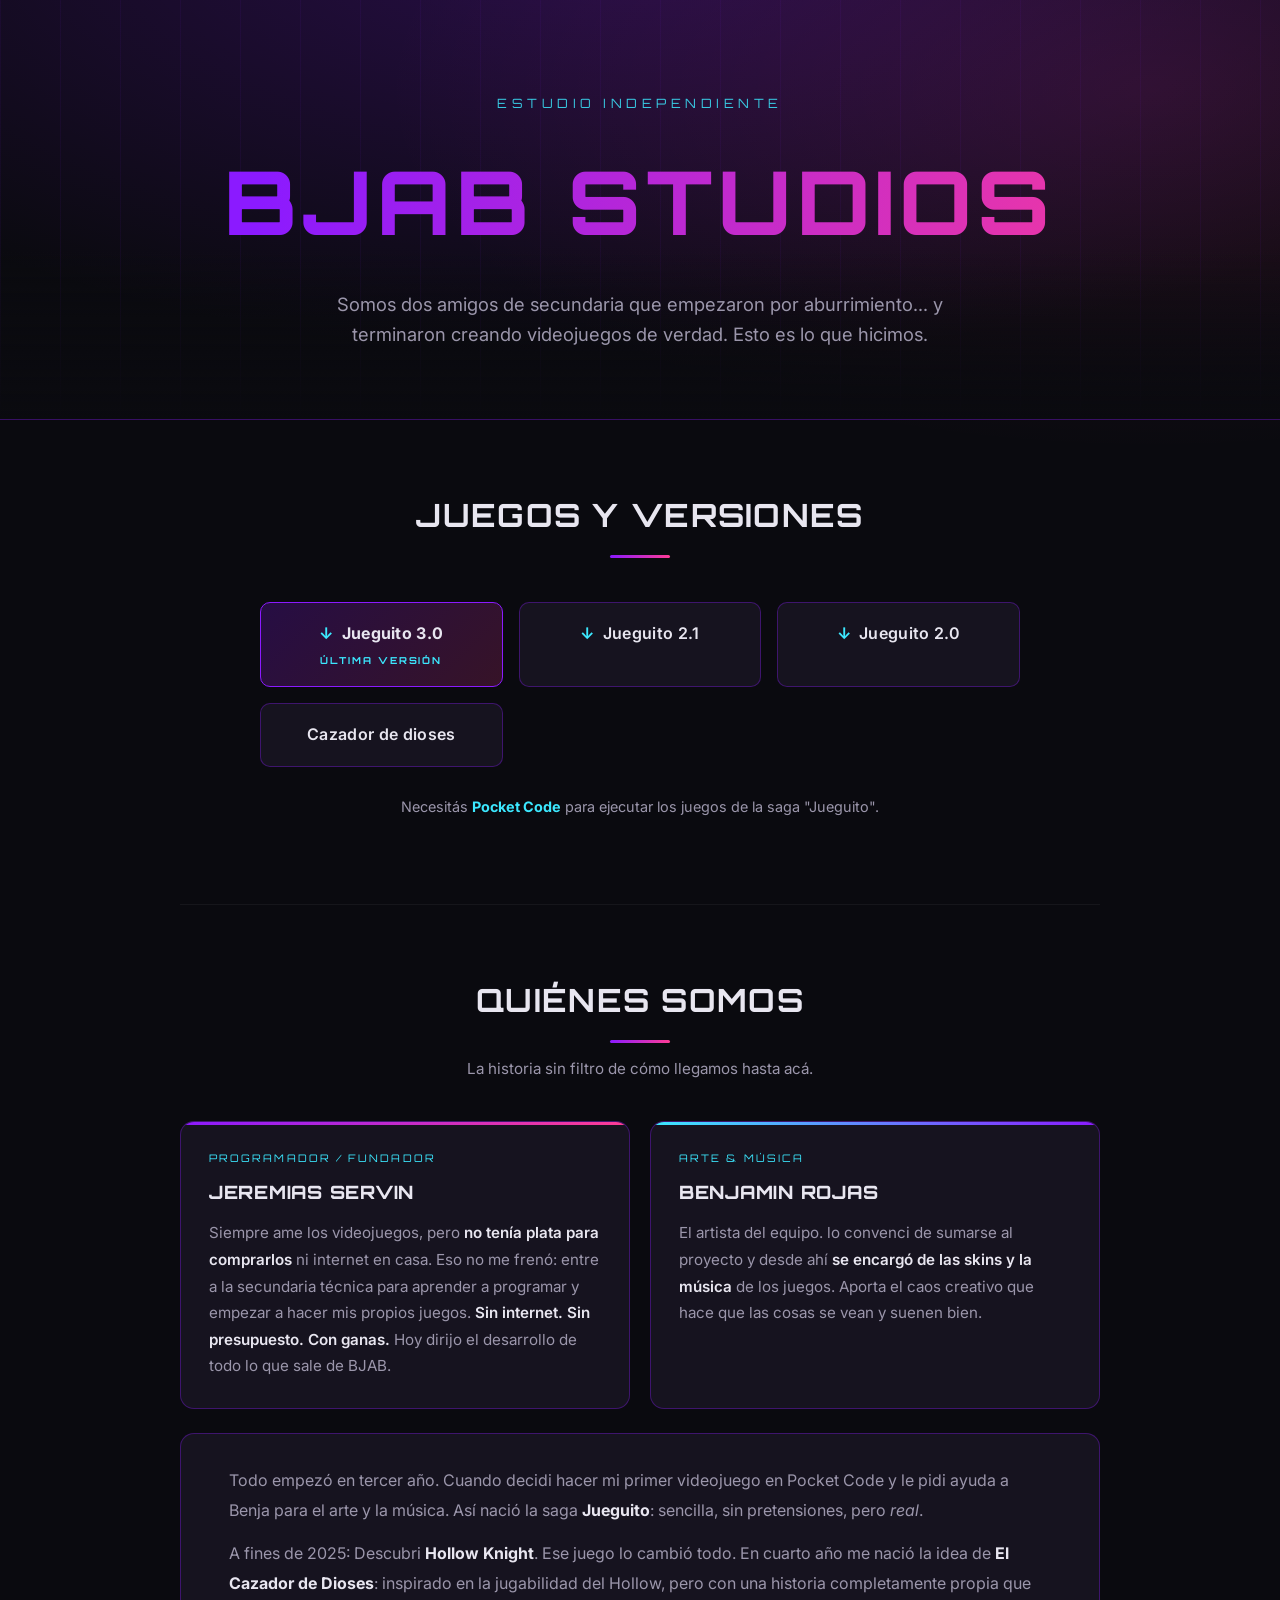
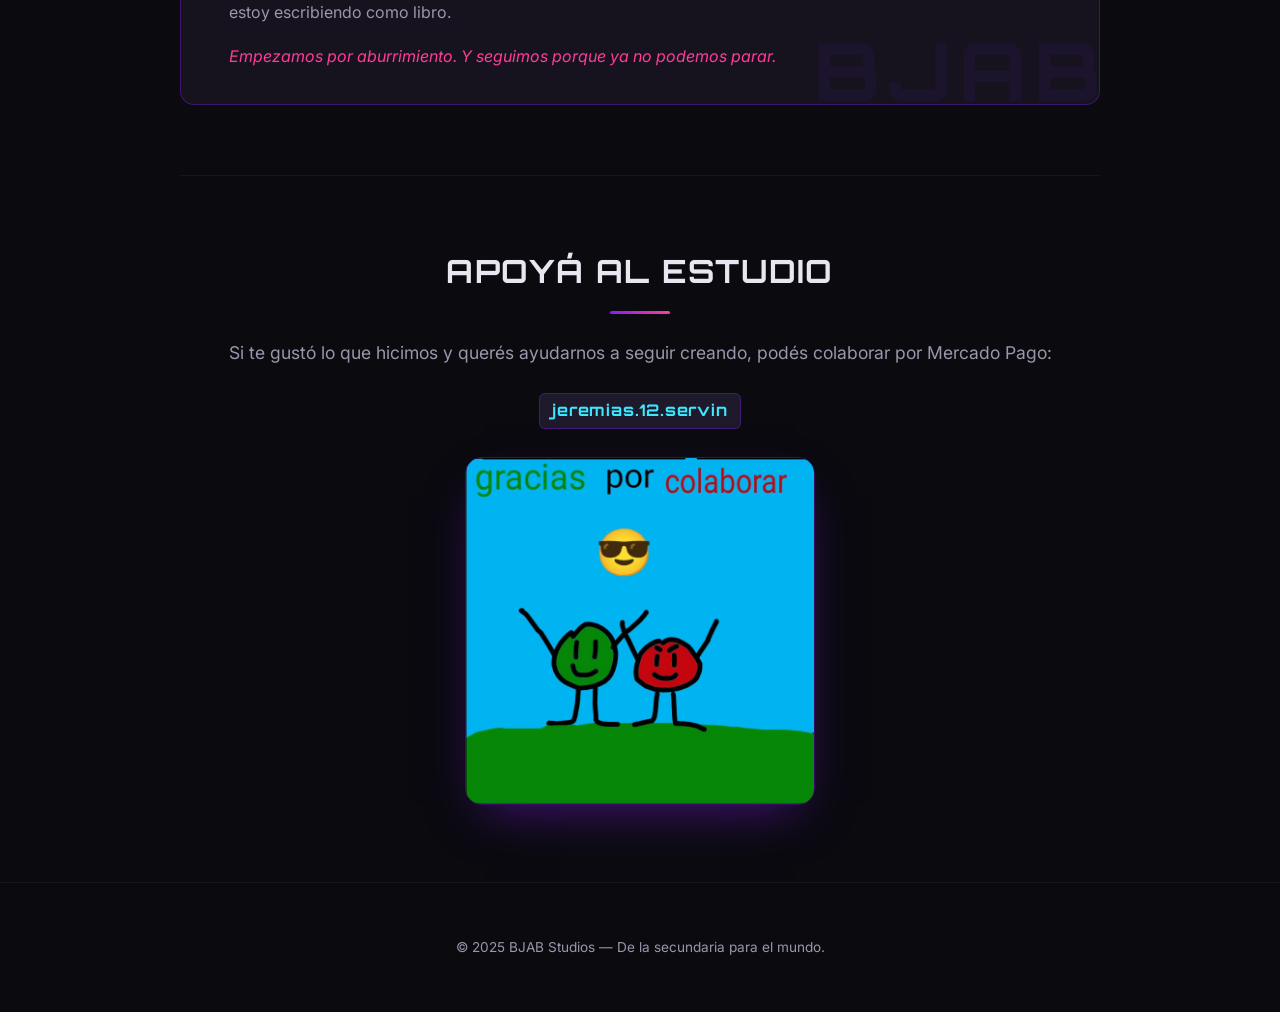
<file: index.html>
<!DOCTYPE html>
<html lang="es">
<head>
    <meta charset="UTF-8">
    <meta name="viewport" content="width=device-width, initial-scale=1.0">
    <meta name="description" content="BJAB Studios - Videojuegos independientes creados por dos amigos de secundaria.">

    <!-- Open Graph (para WhatsApp, Discord, etc.) -->
    <meta property="og:title" content="BJAB Studios | Juegos">
    <meta property="og:description" content="Dos chicos de secundaria haciendo videojuegos. Sin plata, con muchas ganas.">
    <meta property="og:type" content="website">
    <meta property="og:image" content="imagenes/file_0000000047746230a06baa1d5e3ba0de.png">

    <link rel="icon" type="image/png" href="imagenes/file_0000000047746230a06baa1d5e3ba0de.png">
    <title>BJAB Studios | Juegos</title>
    <link rel="preconnect" href="https://fonts.googleapis.com">
    <link rel="preconnect" href="https://fonts.gstatic.com" crossorigin>
    <link href="https://fonts.googleapis.com/css2?family=Orbitron:wght@700;800&family=Inter:wght@400;600;700&display=swap" rel="stylesheet">
    <link rel="stylesheet" href="pagina-style.css">

    <style>
        /* ============================
           Sección Sobre Nosotros
           ============================ */

        .nosotros-grid {
            display: grid;
            grid-template-columns: repeat(auto-fit, minmax(260px, 1fr));
            gap: 20px;
            margin-top: 40px;
            text-align: left;
        }

        .card-persona {
            background: var(--surface);
            border: 1px solid var(--border);
            border-radius: 14px;
            padding: 28px;
            position: relative;
            overflow: hidden;
            transition: border-color 0.25s ease, box-shadow 0.25s ease;
        }

        .card-persona::before {
            content: "";
            position: absolute;
            top: 0; left: 0; right: 0;
            height: 3px;
        }

        .card-jeremias::before {
            background: linear-gradient(90deg, var(--purple), var(--pink));
        }

        .card-benja::before {
            background: linear-gradient(90deg, var(--cyan), var(--purple));
        }

        .card-persona:hover {
            border-color: var(--pink);
            box-shadow: 0 12px 32px -12px rgba(139, 26, 255, 0.35);
        }

        .card-rol {
            font-family: 'Orbitron', sans-serif;
            font-size: 0.65rem;
            letter-spacing: 0.2em;
            text-transform: uppercase;
            color: var(--cyan);
            margin-bottom: 10px;
            display: block;
        }

        .card-nombre {
            font-family: 'Orbitron', sans-serif;
            font-size: 1.15rem;
            font-weight: 800;
            color: var(--text);
            margin: 0 0 14px;
            letter-spacing: 0.04em;
        }

        .card-bio {
            color: var(--muted);
            font-size: 0.95rem;
            line-height: 1.75;
            margin: 0;
        }

        .card-bio strong {
            color: var(--text);
            font-weight: 600;
        }

        .origen-historia {
            background: var(--surface);
            border: 1px solid var(--border);
            border-radius: 14px;
            padding: 32px clamp(20px, 5vw, 48px);
            margin-top: 24px;
            text-align: left;
            position: relative;
            overflow: hidden;
        }

        .origen-historia::after {
            content: "BJAB";
            position: absolute;
            right: -10px;
            bottom: -30px;
            font-family: 'Orbitron', sans-serif;
            font-size: 5rem;
            font-weight: 800;
            color: rgba(139, 26, 255, 0.06);
            pointer-events: none;
            user-select: none;
            letter-spacing: 0.1em;
        }

        .origen-historia p {
            color: var(--muted);
            font-size: 1rem;
            line-height: 1.85;
            margin: 0 0 14px;
            position: relative;
        }

        .origen-historia p:last-child {
            margin-bottom: 0;
            color: var(--pink);
            font-style: italic;
        }

        .origen-historia strong {
            color: var(--text);
        }

        .subtitulo-seccion {
            color: var(--muted);
            font-size: 0.95rem;
            margin-top: 6px;
        }
    </style>
</head>
<body>
    <header>
        <span class="eyebrow">Estudio Independiente</span>
        <h1>BJAB Studios</h1>
        <p>Somos dos amigos de secundaria que empezaron por aburrimiento... y terminaron creando videojuegos de verdad. Esto es lo que hicimos.</p>
    </header>

    <main>
        <section>
            <h2>Juegos y versiones</h2>
            <ul>
                <li><a href="https://www.mediafire.com/file/0ovogrhtttxz2ak/jueguito3.0.catrobat/file" class="boton-descarga">Jueguito 3.0</a></li>
                <li><a href="juegos y versiones/jueguito2.1.catrobat" download class="boton-descarga">Jueguito 2.1</a></li>
                <li><a href="juegos y versiones/jueguito2.0.catrobat" download class="boton-descarga">Jueguito 2.0</a></li>
                <li><a href="cazador-pagina.html">Cazador de dioses</a></li>
            </ul>
            <p><small>Necesitás <strong>Pocket Code</strong> para ejecutar los juegos de la saga "Jueguito".</small></p>
        </section>

        <!-- NUEVA SECCIÓN -->
        <section>
            <h2>Quiénes somos</h2>
            <p class="subtitulo-seccion">La historia sin filtro de cómo llegamos hasta acá.</p>

            <div class="nosotros-grid">
                <div class="card-persona card-jeremias">
                    <span class="card-rol">Programador / Fundador</span>
                    <h3 class="card-nombre">Jeremias Servin</h3>
                    <p class="card-bio">
                        Siempre ame los videojuegos, pero <strong>no tenía plata para comprarlos</strong> ni internet en casa.
                        Eso no me frenó: entre a la secundaria técnica para aprender a programar y
                        empezar a hacer mis propios juegos. <strong>Sin internet. Sin presupuesto. Con ganas.</strong>
                        Hoy dirijo el desarrollo de todo lo que sale de BJAB.
                    </p>
                </div>
                <div class="card-persona card-benja">
                    <span class="card-rol">Arte &amp; Música</span>
                    <h3 class="card-nombre">Benjamin Rojas</h3>
                    <p class="card-bio">
                        El artista del equipo. lo convenci de sumarse al proyecto y desde ahí
                        <strong>se encargó de las skins y la música</strong> de los juegos.
                        Aporta el caos creativo que hace que las cosas se vean y suenen bien.
                    </p>
                </div>
            </div>

            <div class="origen-historia">
                <p>
                    Todo empezó en tercer año. Cuando decidi hacer mi primer videojuego en Pocket Code
                    y le pidi ayuda a Benja para el arte y la música. Así nació la saga <strong>Jueguito</strong>:
                    sencilla, sin pretensiones, pero <em>real</em>.
                </p>
                <p>
                    A fines de 2025: Descubri <strong>Hollow Knight</strong>.
                    Ese juego lo cambió todo. En cuarto año me nació la idea de <strong>El Cazador de Dioses</strong>:
                    inspirado en la jugabilidad del Hollow, pero con una historia completamente propia
                    que estoy escribiendo como libro.
                </p>
                <p>
                    Empezamos por aburrimiento. Y seguimos porque ya no podemos parar.
                </p>
            </div>
        </section>

        <section class="apoyo">
            <h2>Apoyá al estudio</h2>
            <p>Si te gustó lo que hicimos y querés ayudarnos a seguir creando, podés colaborar por Mercado Pago:</p>
            <strong>jeremias.12.servin</strong>
            <div>
                <img src="imagenes/Imagen de WhatsApp 2025-08-29 a las 14.08.12_88015eed.jpg"
                     alt="Código QR de Mercado Pago de BJAB Studios"
                     width="350"
                     loading="lazy">
            </div>
        </section>
    </main>

    <footer>
        <p>© 2025 BJAB Studios — De la secundaria para el mundo.</p>
    </footer>
</body>
</html>
</file>
<file: pagina-style.css>
/* ============================
   BJAB Studios — Estilos
   ============================ */

:root {
    --bg: #0a0a0f;
    --surface: #16131f;
    --surface-2: #1e1a2b;
    --purple: #8b1aff;
    --pink: #ff3c96;
    --cyan: #3ce8ff;
    --text: #e8e6f0;
    --muted: #9b96ab;
    --border: rgba(139, 26, 255, 0.35);
}

* {
    box-sizing: border-box;
}

@media (prefers-reduced-motion: reduce) {
    *, *::before, *::after {
        animation-duration: 0.01ms !important;
        animation-iteration-count: 1 !important;
        transition-duration: 0.01ms !important;
        scroll-behavior: auto !important;
    }
}

html {
    scroll-behavior: smooth;
}

body {
    background-color: var(--bg);
    background-image:
        radial-gradient(ellipse 80% 50% at 50% -10%, rgba(139, 26, 255, 0.25), transparent),
        radial-gradient(ellipse 60% 40% at 90% 10%, rgba(255, 60, 150, 0.12), transparent);
    background-attachment: fixed;
    color: var(--text);
    font-family: 'Inter', 'Segoe UI', Tahoma, Geneva, Verdana, sans-serif;
    line-height: 1.6;
    margin: 0;
    padding: 0;
    text-align: center;
}

/* ============================
   Header / Hero
   ============================ */

header {
    padding: 90px 20px 70px;
    position: relative;
    overflow: hidden;
    border-bottom: 1px solid var(--border);
}

header::before {
    content: "";
    position: absolute;
    inset: 0;
    background:
        linear-gradient(180deg, transparent 60%, var(--bg) 100%),
        repeating-linear-gradient(90deg, rgba(139,26,255,0.06) 0px, rgba(139,26,255,0.06) 1px, transparent 1px, transparent 60px);
    pointer-events: none;
}

.eyebrow {
    position: relative;
    display: inline-block;
    font-family: 'Orbitron', 'Segoe UI', sans-serif;
    font-size: 0.8rem;
    letter-spacing: 0.35em;
    text-transform: uppercase;
    color: var(--cyan);
    margin-bottom: 18px;
    opacity: 0.85;
}

h1 {
    position: relative;
    font-family: 'Orbitron', 'Segoe UI', sans-serif;
    font-size: clamp(2.6rem, 8vw, 5.5rem);
    font-weight: 800;
    letter-spacing: 0.06em;
    text-transform: uppercase;
    margin: 0 0 18px;
    background: linear-gradient(100deg, var(--purple) 10%, var(--pink) 50%, var(--cyan) 90%);
    background-size: 200% auto;
    -webkit-background-clip: text;
    background-clip: text;
    color: transparent;
    animation: shine 6s ease-in-out infinite alternate;
}

@keyframes shine {
    0%   { background-position: 0% 50%; }
    100% { background-position: 100% 50%; }
}

header p {
    position: relative;
    max-width: 620px;
    margin: 0 auto;
    color: var(--muted);
    font-size: clamp(1rem, 2.2vw, 1.15rem);
}

/* ============================
   Layout / sections
   ============================ */

main {
    max-width: 960px;
    margin: 0 auto;
    padding: 0 20px;
}

section {
    padding: 70px 0;
    border-bottom: 1px solid rgba(255,255,255,0.05);
}

section:last-of-type {
    border-bottom: none;
}

h2, h3 {
    font-family: 'Orbitron', 'Segoe UI', sans-serif;
    font-weight: 700;
    letter-spacing: 0.04em;
    text-transform: uppercase;
    font-size: clamp(1.4rem, 4vw, 2rem);
    color: var(--text);
    margin: 0 0 8px;
    position: relative;
    display: inline-block;
}

h2::after {
    content: "";
    display: block;
    width: 60px;
    height: 3px;
    margin: 14px auto 0;
    background: linear-gradient(90deg, var(--purple), var(--pink));
    border-radius: 2px;
}

/* ============================
   Lista de juegos
   ============================ */

ul {
    list-style: none;
    padding: 0;
    margin: 36px auto 0;
    display: grid;
    grid-template-columns: repeat(auto-fit, minmax(220px, 1fr));
    gap: 16px;
    max-width: 760px;
}

ul li {
    display: flex;
}

/* ============================
   Links / Botones
   ============================ */

a {
    display: inline-block;
    width: 100%;
    background-color: var(--surface);
    color: var(--text);
    padding: 18px 22px;
    text-decoration: none;
    border: 1px solid var(--border);
    border-radius: 10px;
    font-weight: 600;
    letter-spacing: 0.02em;
    transition: transform 0.25s ease, border-color 0.25s ease, box-shadow 0.25s ease, color 0.25s ease;
}

a:focus-visible {
    outline: 2px solid var(--cyan);
    outline-offset: 3px;
}

a:hover {
    color: #fff;
    border-color: var(--pink);
    transform: translateY(-3px);
    box-shadow: 0 12px 24px -10px rgba(255, 60, 150, 0.45), 0 0 0 1px var(--pink) inset;
}

.boton-descarga {
    position: relative;
}

.boton-descarga::before {
    content: "↓";
    margin-right: 8px;
    color: var(--cyan);
    font-weight: 700;
}

ul li:first-child a {
    background: linear-gradient(135deg, rgba(139,26,255,0.22), rgba(255,60,150,0.18));
    border-color: var(--purple);
    font-weight: 700;
}

ul li:first-child a::after {
    content: "ÚLTIMA VERSIÓN";
    display: block;
    font-family: 'Orbitron', sans-serif;
    font-size: 0.6rem;
    letter-spacing: 0.2em;
    color: var(--cyan);
    margin-top: 6px;
}

/* ============================
   Notas
   ============================ */

small {
    color: var(--muted);
    display: block;
    margin-top: 28px;
    font-size: 0.9rem;
}

small strong {
    color: var(--cyan);
}

/* ============================
   Sección de apoyo
   ============================ */

.apoyo p {
    color: var(--muted);
    font-size: 1.1rem;
}

.apoyo strong {
    color: var(--cyan);
    font-family: 'Orbitron', sans-serif;
    letter-spacing: 0.05em;
    background: var(--surface-2);
    padding: 4px 12px;
    border-radius: 6px;
    border: 1px solid var(--border);
    display: inline-block;
    margin-top: 8px;
}

img {
    border-radius: 16px;
    border: 1px solid var(--border);
    margin-top: 28px;
    max-width: 100%;
    box-shadow: 0 20px 50px -20px rgba(139, 26, 255, 0.5);
}

/* ============================
   Footer
   ============================ */

footer {
    padding: 40px 20px;
    color: var(--muted);
    font-size: 0.85rem;
    border-top: 1px solid rgba(255,255,255,0.05);
}

/* ============================
   Texto general (otras páginas)
   ============================ */

.boton-historia {
    display: inline-block;
    background-color: var(--surface);
    color: var(--text);
    padding: 14px 28px;
    margin: 10px 5px;
    text-decoration: none;
    border: 1px solid var(--border);
    border-radius: 10px;
    font-weight: 600;
    transition: transform 0.25s ease, border-color 0.25s ease, box-shadow 0.25s ease;
}

.boton-historia:hover {
    color: #fff;
    border-color: var(--pink);
    transform: translateY(-3px);
    box-shadow: 0 12px 24px -10px rgba(255, 60, 150, 0.45);
}

.tagline,
.info-juego {
    max-width: 700px;
    margin: 40px auto;
    text-align: left;
    line-height: 1.8;
    font-size: 1.05rem;
    color: var(--text);
}

.tagline p,
.info-juego p {
    margin-bottom: 16px;
}

/* ============================
   Navegación
   ============================ */

nav {
    max-width: 960px;
    margin: 0 auto;
    padding: 24px 20px 0;
    text-align: left;
}

.boton-volver {
    display: inline-block;
    border: none;
    background: none;
    color: var(--muted);
    padding: 8px 0;
    font-weight: 600;
    text-decoration: none;
    transition: color 0.25s ease, transform 0.25s ease;
}

.boton-volver:hover {
    color: var(--cyan);
    border: none;
    box-shadow: none;
    transform: translateX(-4px);
    background: none;
}

.boton-volver:focus-visible {
    outline: 2px solid var(--cyan);
    outline-offset: 3px;
}

/* ============================
   Header de página de juego
   ============================ */

.header-juego {
    padding-top: 50px;
}

.header-juego h1 {
    font-size: clamp(2.4rem, 7vw, 4.5rem);
}

/* ============================
   Mensaje de Krixos (historia)
   ============================ */

.tagline {
    background: var(--surface);
    border: 1px solid var(--border);
    border-radius: 14px;
    padding: 32px clamp(20px, 5vw, 48px);
    box-shadow: 0 20px 50px -25px rgba(139, 26, 255, 0.6);
}

.tagline p {
    color: var(--text);
}

.tagline p:last-child {
    margin-bottom: 0;
    color: var(--pink);
}

.historia-oculta {
    display: none;
}

#historia:not(.historia-oculta) {
    animation: aparecer 0.4s ease;
}

@keyframes aparecer {
    from { opacity: 0; transform: translateY(-8px); }
    to   { opacity: 1; transform: translateY(0); }
}

/* ============================
   Presentación del juego
   ============================ */

.contenedor-presentacion {
    display: flex;
    flex-direction: column;
    align-items: center;
    padding-bottom: 40px;
}

.visual {
    width: 100%;
    margin-top: 20px;
}

.img-presentacion {
    width: 100%;
    max-width: 700px;
    aspect-ratio: 16 / 9;
    object-fit: cover;
}

/* ============================
   Detalles del juego
   ============================ */

.detalles {
    display: grid;
    grid-template-columns: repeat(auto-fit, minmax(160px, 1fr));
    gap: 12px;
    margin-top: 28px;
}

.detalle-item {
    background: var(--surface);
    border: 1px solid var(--border);
    border-radius: 10px;
    padding: 14px 18px;
    display: flex;
    flex-direction: column;
    gap: 4px;
    text-align: left;
}

.detalle-label {
    font-family: 'Orbitron', sans-serif;
    font-size: 0.7rem;
    letter-spacing: 0.15em;
    text-transform: uppercase;
    color: var(--cyan);
}

.detalle-valor {
    font-weight: 600;
    font-size: 1rem;
}

.estado-beta {
    color: var(--pink);
}

/* ============================
   Descarga
   ============================ */

.descarga-container {
    margin-top: 48px;
    text-align: center;
}

.descarga-container .boton-descarga {
    font-family: 'Orbitron', sans-serif;
    font-size: 1.1rem;
    letter-spacing: 0.05em;
    padding: 22px 48px;
    max-width: 360px;
}

.boton-proximamente {
    opacity: 0.55;
    cursor: not-allowed;
    pointer-events: none;
    background: var(--surface);
    border-color: var(--border);
}

.boton-proximamente::before {
    content: "⏳";
    margin-right: 8px;
}

.nota-descarga {
    color: var(--muted);
    font-size: 0.9rem;
    margin-top: 14px;
}
</file>
